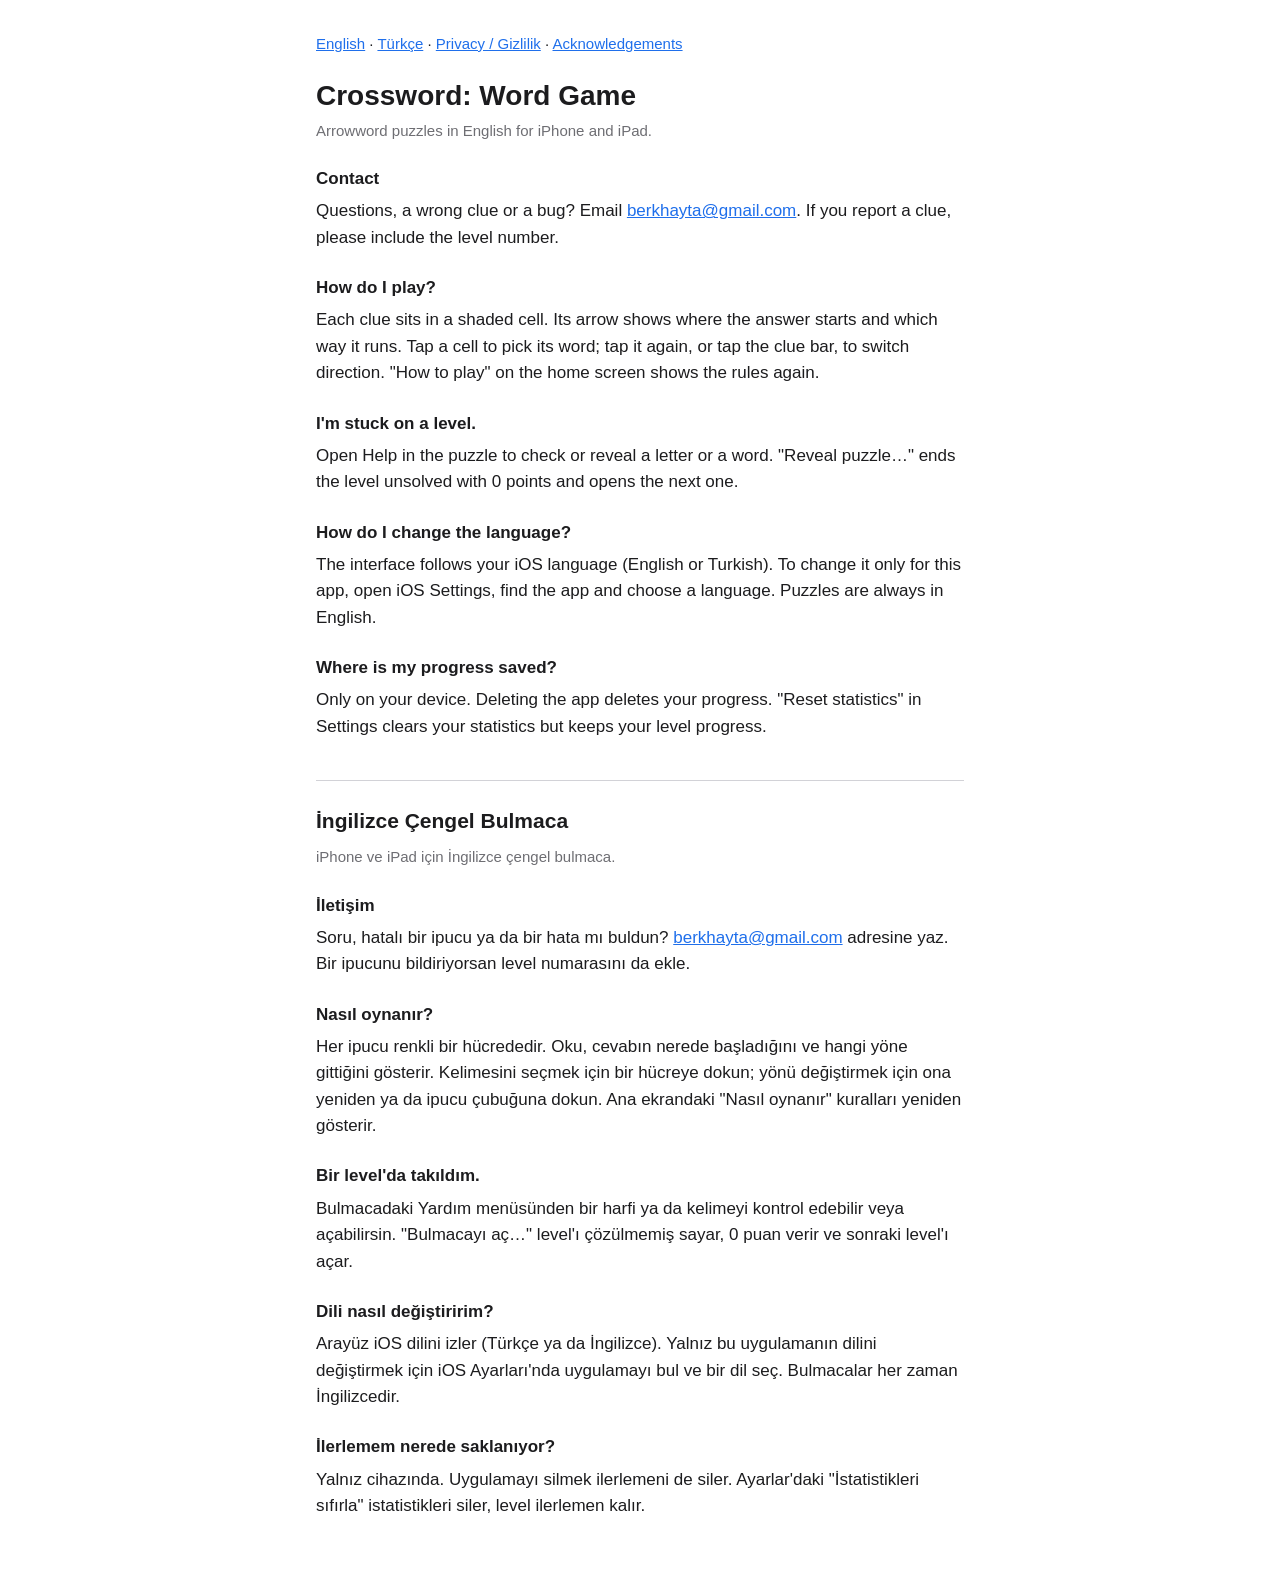
<file: index.html>
<!doctype html>
<html lang="en">
<head>
<meta charset="utf-8">
<meta name="viewport" content="width=device-width, initial-scale=1">
<title>Crossword: Word Game Support</title>
<link rel="stylesheet" href="style.css">
</head>
<body>
<main>
<nav><a href="#en">English</a> · <a href="#tr">Türkçe</a> · <a href="privacy.html">Privacy / Gizlilik</a> · <a href="acknowledgements.html">Acknowledgements</a></nav>

<h1 id="en">Crossword: Word Game</h1>
<p class="muted">Arrowword puzzles in English for iPhone and iPad.</p>

<h3>Contact</h3>
<p>Questions, a wrong clue or a bug? Email <a href="mailto:berkhayta@gmail.com">berkhayta@gmail.com</a>.
If you report a clue, please include the level number.</p>

<h3>How do I play?</h3>
<p>Each clue sits in a shaded cell. Its arrow shows where the answer starts and which way it runs. Tap a cell to pick its word;
tap it again, or tap the clue bar, to switch direction. "How to play" on the home screen shows the rules again.</p>

<h3>I'm stuck on a level.</h3>
<p>Open Help in the puzzle to check or reveal a letter or a word. "Reveal puzzle…" ends the level unsolved with 0 points
and opens the next one.</p>

<h3>How do I change the language?</h3>
<p>The interface follows your iOS language (English or Turkish). To change it only for this app, open iOS Settings, find the app
and choose a language. Puzzles are always in English.</p>

<h3>Where is my progress saved?</h3>
<p>Only on your device. Deleting the app deletes your progress. "Reset statistics" in Settings clears your statistics but keeps
your level progress.</p>

<h2 id="tr">İngilizce Çengel Bulmaca</h2>
<p class="muted">iPhone ve iPad için İngilizce çengel bulmaca.</p>

<h3>İletişim</h3>
<p>Soru, hatalı bir ipucu ya da bir hata mı buldun? <a href="mailto:berkhayta@gmail.com">berkhayta@gmail.com</a> adresine yaz.
Bir ipucunu bildiriyorsan level numarasını da ekle.</p>

<h3>Nasıl oynanır?</h3>
<p>Her ipucu renkli bir hücrededir. Oku, cevabın nerede başladığını ve hangi yöne gittiğini gösterir. Kelimesini seçmek için bir
hücreye dokun; yönü değiştirmek için ona yeniden ya da ipucu çubuğuna dokun. Ana ekrandaki "Nasıl oynanır" kuralları yeniden gösterir.</p>

<h3>Bir level'da takıldım.</h3>
<p>Bulmacadaki Yardım menüsünden bir harfi ya da kelimeyi kontrol edebilir veya açabilirsin. "Bulmacayı aç…" level'ı çözülmemiş
sayar, 0 puan verir ve sonraki level'ı açar.</p>

<h3>Dili nasıl değiştiririm?</h3>
<p>Arayüz iOS dilini izler (Türkçe ya da İngilizce). Yalnız bu uygulamanın dilini değiştirmek için iOS Ayarları'nda uygulamayı bul
ve bir dil seç. Bulmacalar her zaman İngilizcedir.</p>

<h3>İlerlemem nerede saklanıyor?</h3>
<p>Yalnız cihazında. Uygulamayı silmek ilerlemeni de siler. Ayarlar'daki "İstatistikleri sıfırla" istatistikleri siler, level
ilerlemen kalır.</p>
</main>
</body>
</html>
</file>
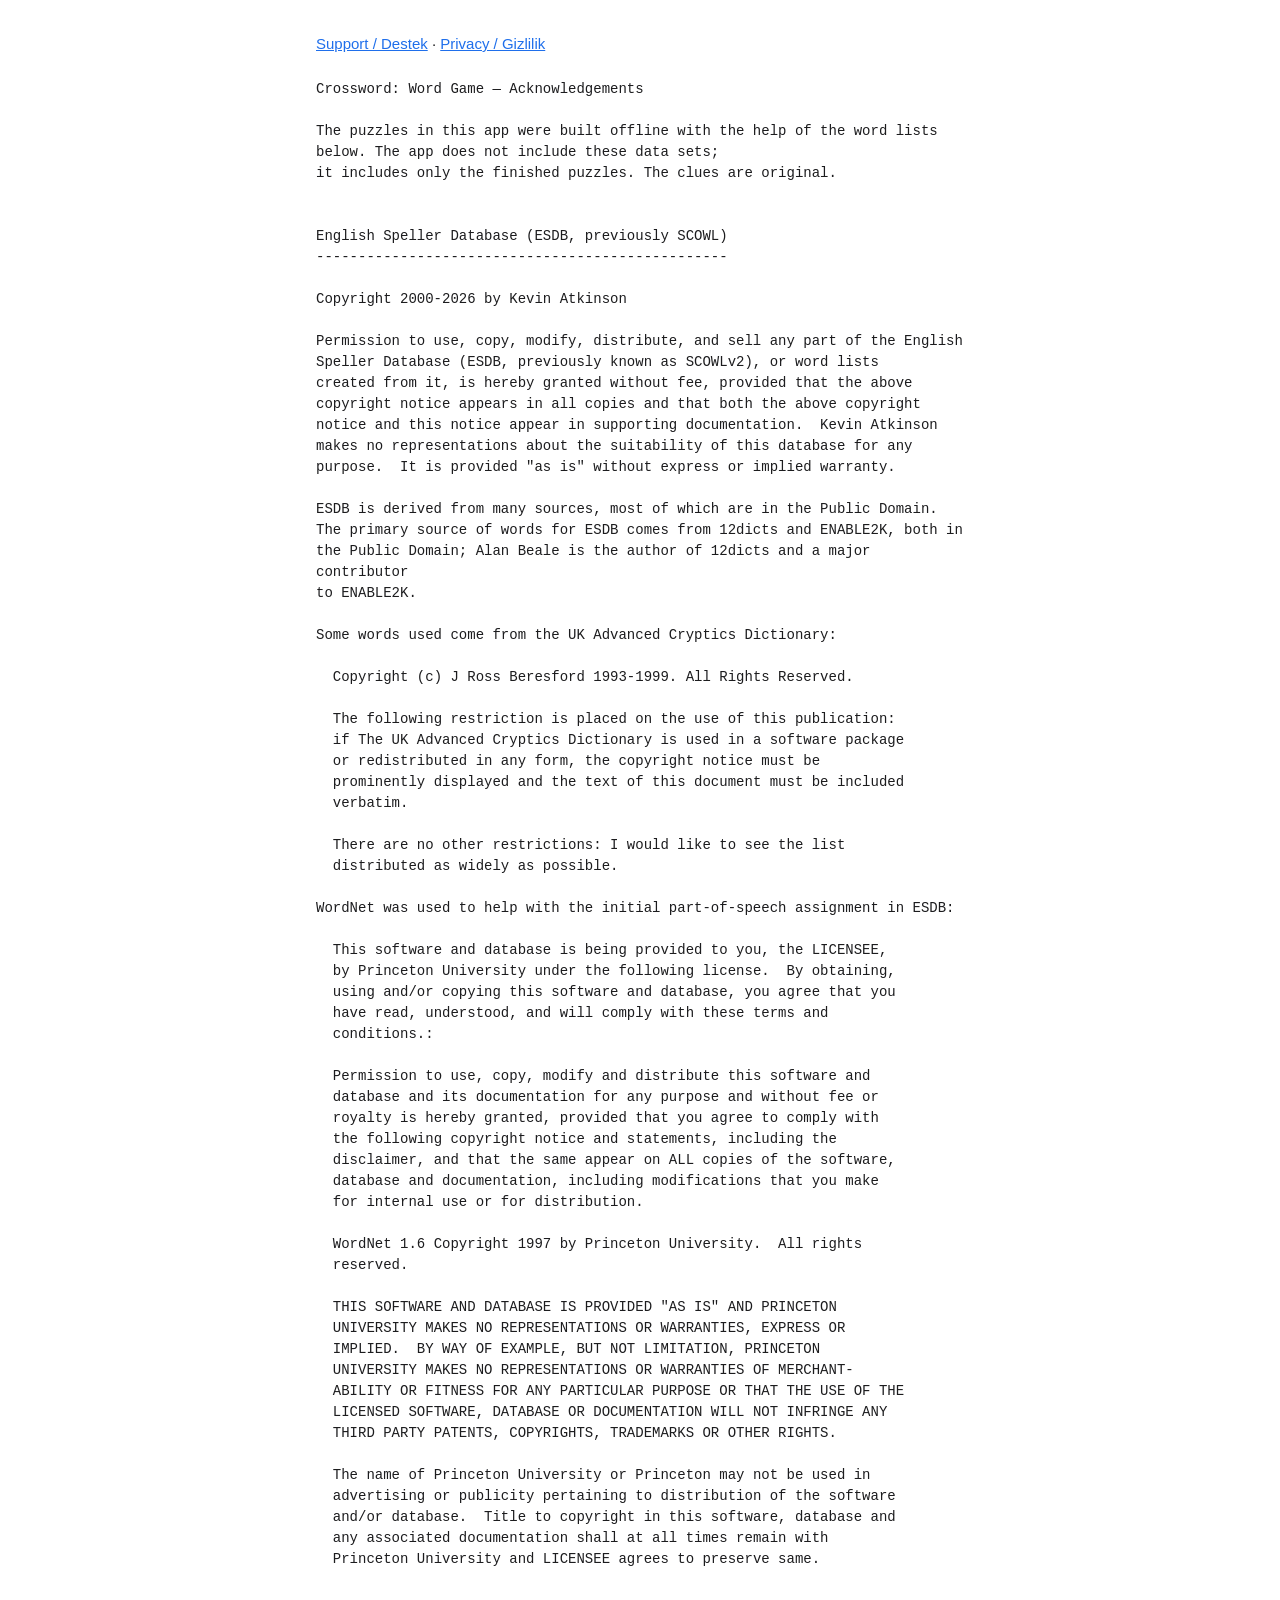
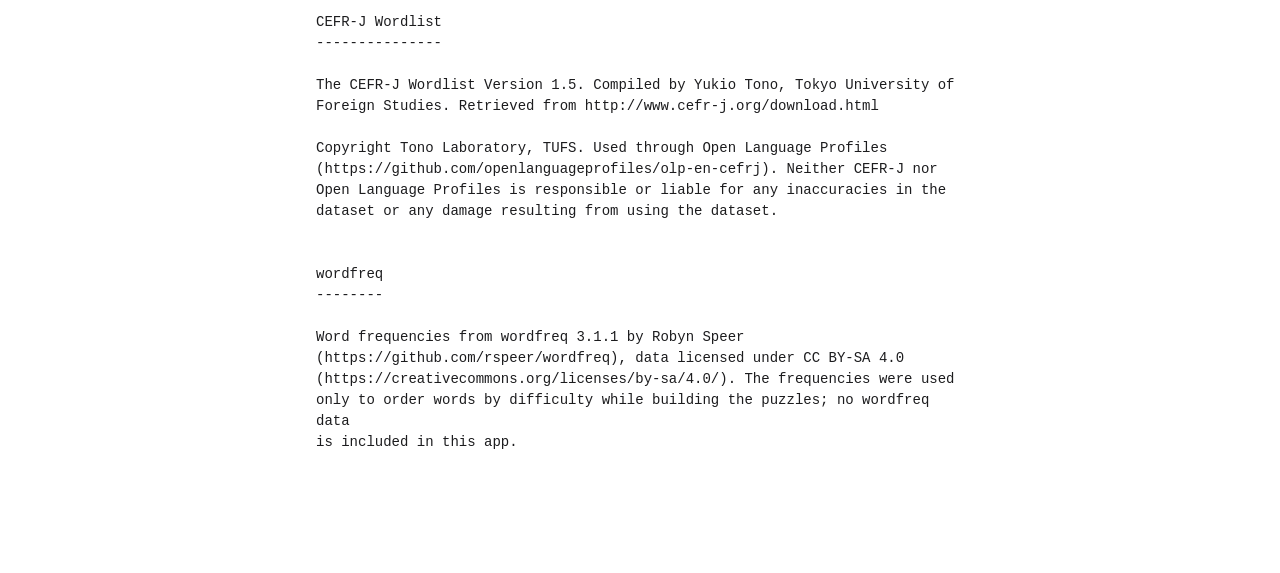
<file: acknowledgements.html>
<!doctype html>
<html lang="en">
<head>
<meta charset="utf-8">
<meta name="viewport" content="width=device-width, initial-scale=1">
<title>Crossword Acknowledgements</title>
<link rel="stylesheet" href="style.css">
<style>pre { white-space: pre-wrap; font: 14px/1.5 ui-monospace, Menlo, monospace; }</style>
</head>
<body>
<main>
<nav><a href="index.html">Support / Destek</a> · <a href="privacy.html">Privacy / Gizlilik</a></nav>
<!-- Crossword/Resources/Acknowledgements.txt'nin aynısı; değişirse yeniden üretilir (docs/magaza/YAYIN-KONTROL-LISTESI.md) -->
<pre>Crossword: Word Game — Acknowledgements

The puzzles in this app were built offline with the help of the word lists below. The app does not include these data sets;
it includes only the finished puzzles. The clues are original.


English Speller Database (ESDB, previously SCOWL)
-------------------------------------------------

Copyright 2000-2026 by Kevin Atkinson

Permission to use, copy, modify, distribute, and sell any part of the English
Speller Database (ESDB, previously known as SCOWLv2), or word lists
created from it, is hereby granted without fee, provided that the above
copyright notice appears in all copies and that both the above copyright
notice and this notice appear in supporting documentation.  Kevin Atkinson
makes no representations about the suitability of this database for any
purpose.  It is provided &quot;as is&quot; without express or implied warranty.

ESDB is derived from many sources, most of which are in the Public Domain.
The primary source of words for ESDB comes from 12dicts and ENABLE2K, both in
the Public Domain; Alan Beale is the author of 12dicts and a major contributor
to ENABLE2K.

Some words used come from the UK Advanced Cryptics Dictionary:

  Copyright (c) J Ross Beresford 1993-1999. All Rights Reserved.

  The following restriction is placed on the use of this publication:
  if The UK Advanced Cryptics Dictionary is used in a software package
  or redistributed in any form, the copyright notice must be
  prominently displayed and the text of this document must be included
  verbatim.

  There are no other restrictions: I would like to see the list
  distributed as widely as possible.

WordNet was used to help with the initial part-of-speech assignment in ESDB:

  This software and database is being provided to you, the LICENSEE,
  by Princeton University under the following license.  By obtaining,
  using and/or copying this software and database, you agree that you
  have read, understood, and will comply with these terms and
  conditions.:

  Permission to use, copy, modify and distribute this software and
  database and its documentation for any purpose and without fee or
  royalty is hereby granted, provided that you agree to comply with
  the following copyright notice and statements, including the
  disclaimer, and that the same appear on ALL copies of the software,
  database and documentation, including modifications that you make
  for internal use or for distribution.

  WordNet 1.6 Copyright 1997 by Princeton University.  All rights
  reserved.

  THIS SOFTWARE AND DATABASE IS PROVIDED &quot;AS IS&quot; AND PRINCETON
  UNIVERSITY MAKES NO REPRESENTATIONS OR WARRANTIES, EXPRESS OR
  IMPLIED.  BY WAY OF EXAMPLE, BUT NOT LIMITATION, PRINCETON
  UNIVERSITY MAKES NO REPRESENTATIONS OR WARRANTIES OF MERCHANT-
  ABILITY OR FITNESS FOR ANY PARTICULAR PURPOSE OR THAT THE USE OF THE
  LICENSED SOFTWARE, DATABASE OR DOCUMENTATION WILL NOT INFRINGE ANY
  THIRD PARTY PATENTS, COPYRIGHTS, TRADEMARKS OR OTHER RIGHTS.

  The name of Princeton University or Princeton may not be used in
  advertising or publicity pertaining to distribution of the software
  and/or database.  Title to copyright in this software, database and
  any associated documentation shall at all times remain with
  Princeton University and LICENSEE agrees to preserve same.


CEFR-J Wordlist
---------------

The CEFR-J Wordlist Version 1.5. Compiled by Yukio Tono, Tokyo University of
Foreign Studies. Retrieved from http://www.cefr-j.org/download.html

Copyright Tono Laboratory, TUFS. Used through Open Language Profiles
(https://github.com/openlanguageprofiles/olp-en-cefrj). Neither CEFR-J nor
Open Language Profiles is responsible or liable for any inaccuracies in the
dataset or any damage resulting from using the dataset.


wordfreq
--------

Word frequencies from wordfreq 3.1.1 by Robyn Speer
(https://github.com/rspeer/wordfreq), data licensed under CC BY-SA 4.0
(https://creativecommons.org/licenses/by-sa/4.0/). The frequencies were used
only to order words by difficulty while building the puzzles; no wordfreq data
is included in this app.
</pre>
</main>
</body>
</html>
</file>
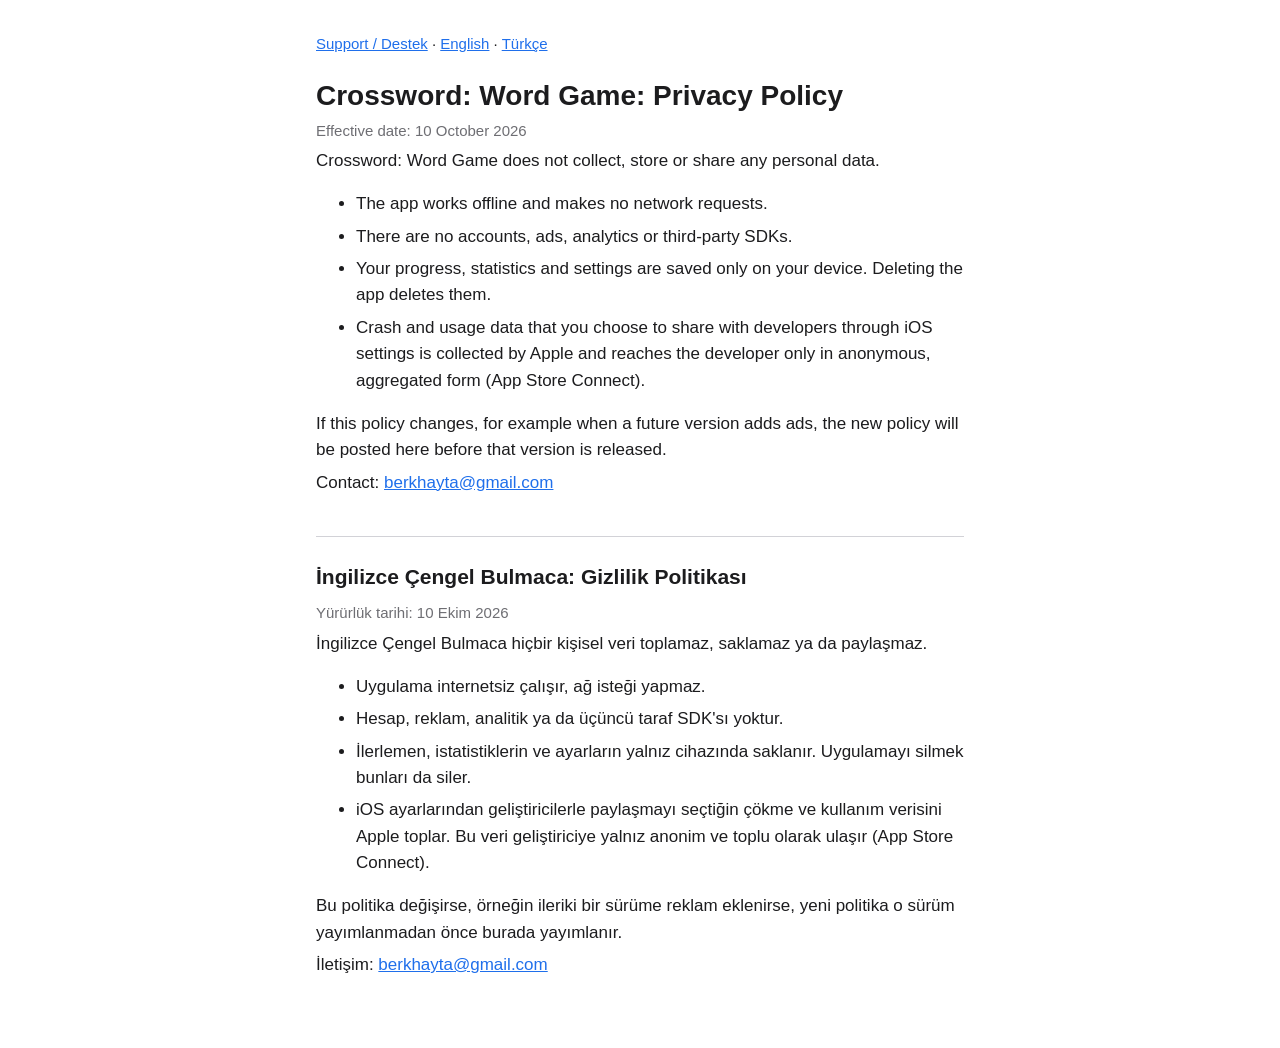
<file: privacy.html>
<!doctype html>
<html lang="en">
<head>
<meta charset="utf-8">
<meta name="viewport" content="width=device-width, initial-scale=1">
<title>Crossword Privacy Policy</title>
<link rel="stylesheet" href="style.css">
</head>
<body>
<main>
<nav><a href="index.html">Support / Destek</a> · <a href="#en">English</a> · <a href="#tr">Türkçe</a></nav>

<h1 id="en">Crossword: Word Game: Privacy Policy</h1>
<p class="muted">Effective date: 10 October 2026</p>
<p>Crossword: Word Game does not collect, store or share any personal data.</p>
<ul>
<li>The app works offline and makes no network requests.</li>
<li>There are no accounts, ads, analytics or third-party SDKs.</li>
<li>Your progress, statistics and settings are saved only on your device. Deleting the app deletes them.</li>
<li>Crash and usage data that you choose to share with developers through iOS settings is collected by Apple and reaches the
developer only in anonymous, aggregated form (App Store Connect).</li>
</ul>
<p>If this policy changes, for example when a future version adds ads, the new policy will be posted here before that version
is released.</p>
<p>Contact: <a href="mailto:berkhayta@gmail.com">berkhayta@gmail.com</a></p>

<h2 id="tr">İngilizce Çengel Bulmaca: Gizlilik Politikası</h2>
<p class="muted">Yürürlük tarihi: 10 Ekim 2026</p>
<p>İngilizce Çengel Bulmaca hiçbir kişisel veri toplamaz, saklamaz ya da paylaşmaz.</p>
<ul>
<li>Uygulama internetsiz çalışır, ağ isteği yapmaz.</li>
<li>Hesap, reklam, analitik ya da üçüncü taraf SDK'sı yoktur.</li>
<li>İlerlemen, istatistiklerin ve ayarların yalnız cihazında saklanır. Uygulamayı silmek bunları da siler.</li>
<li>iOS ayarlarından geliştiricilerle paylaşmayı seçtiğin çökme ve kullanım verisini Apple toplar. Bu veri geliştiriciye yalnız
anonim ve toplu olarak ulaşır (App Store Connect).</li>
</ul>
<p>Bu politika değişirse, örneğin ileriki bir sürüme reklam eklenirse, yeni politika o sürüm yayımlanmadan önce burada yayımlanır.</p>
<p>İletişim: <a href="mailto:berkhayta@gmail.com">berkhayta@gmail.com</a></p>
</main>
</body>
</html>
</file>
<file: style.css>
:root { --bg: #ffffff; --fg: #1c1c1e; --muted: #6e6e73; --accent: #1f6feb; --line: #d2d2d7; }
@media (prefers-color-scheme: dark) {
  :root { --bg: #111113; --fg: #f2f2f7; --muted: #a1a1a6; --accent: #58a6ff; --line: #3a3a3c; }
}
* { box-sizing: border-box; }
body { margin: 0; background: var(--bg); color: var(--fg); font: 17px/1.55 -apple-system, BlinkMacSystemFont, "Segoe UI", sans-serif; }
main { max-width: 680px; margin: 0 auto; padding: 32px 16px 64px; }
h1 { font-size: 28px; line-height: 1.2; margin: 0 0 4px; }
h2 { font-size: 21px; margin: 40px 0 8px; padding-top: 24px; border-top: 1px solid var(--line); }
h3 { font-size: 17px; margin: 24px 0 4px; }
p, li { margin: 6px 0; }
.muted { color: var(--muted); font-size: 15px; }
a { color: var(--accent); }
nav { font-size: 15px; margin-bottom: 24px; }
</file>
